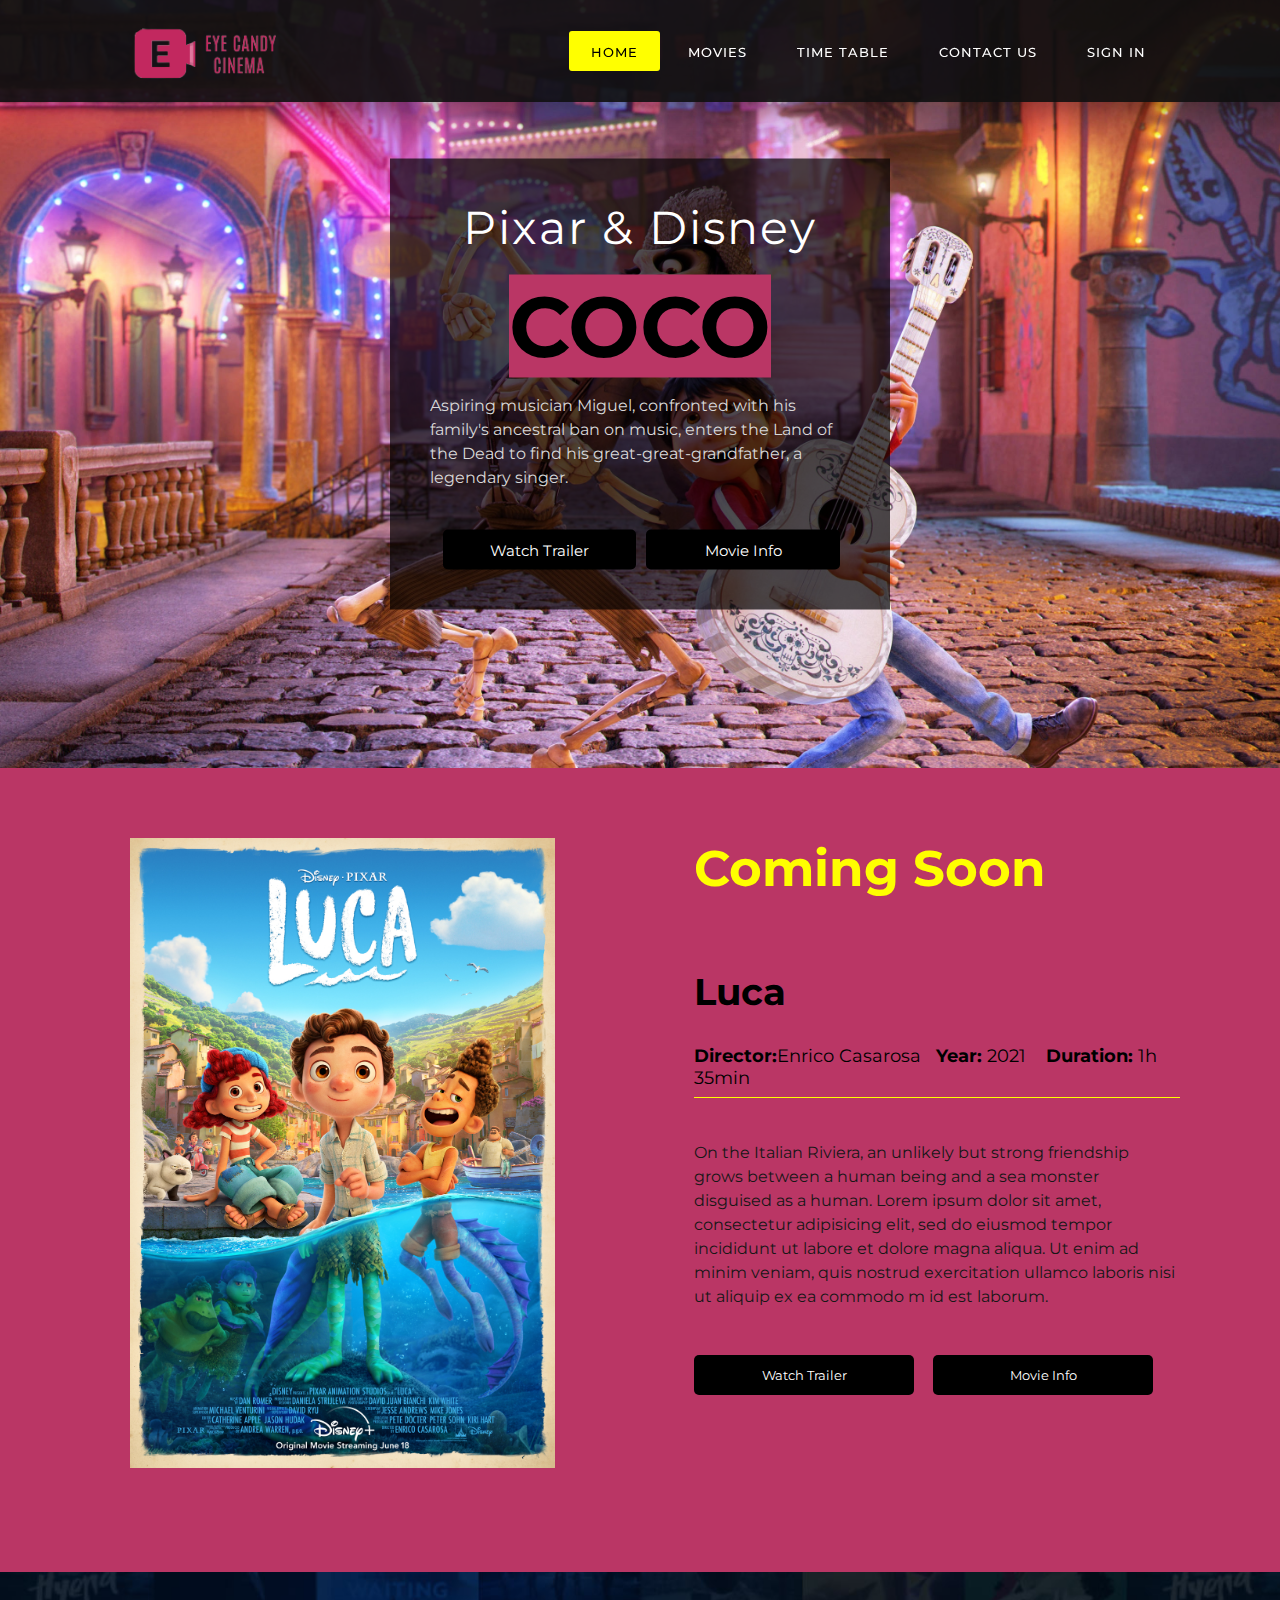
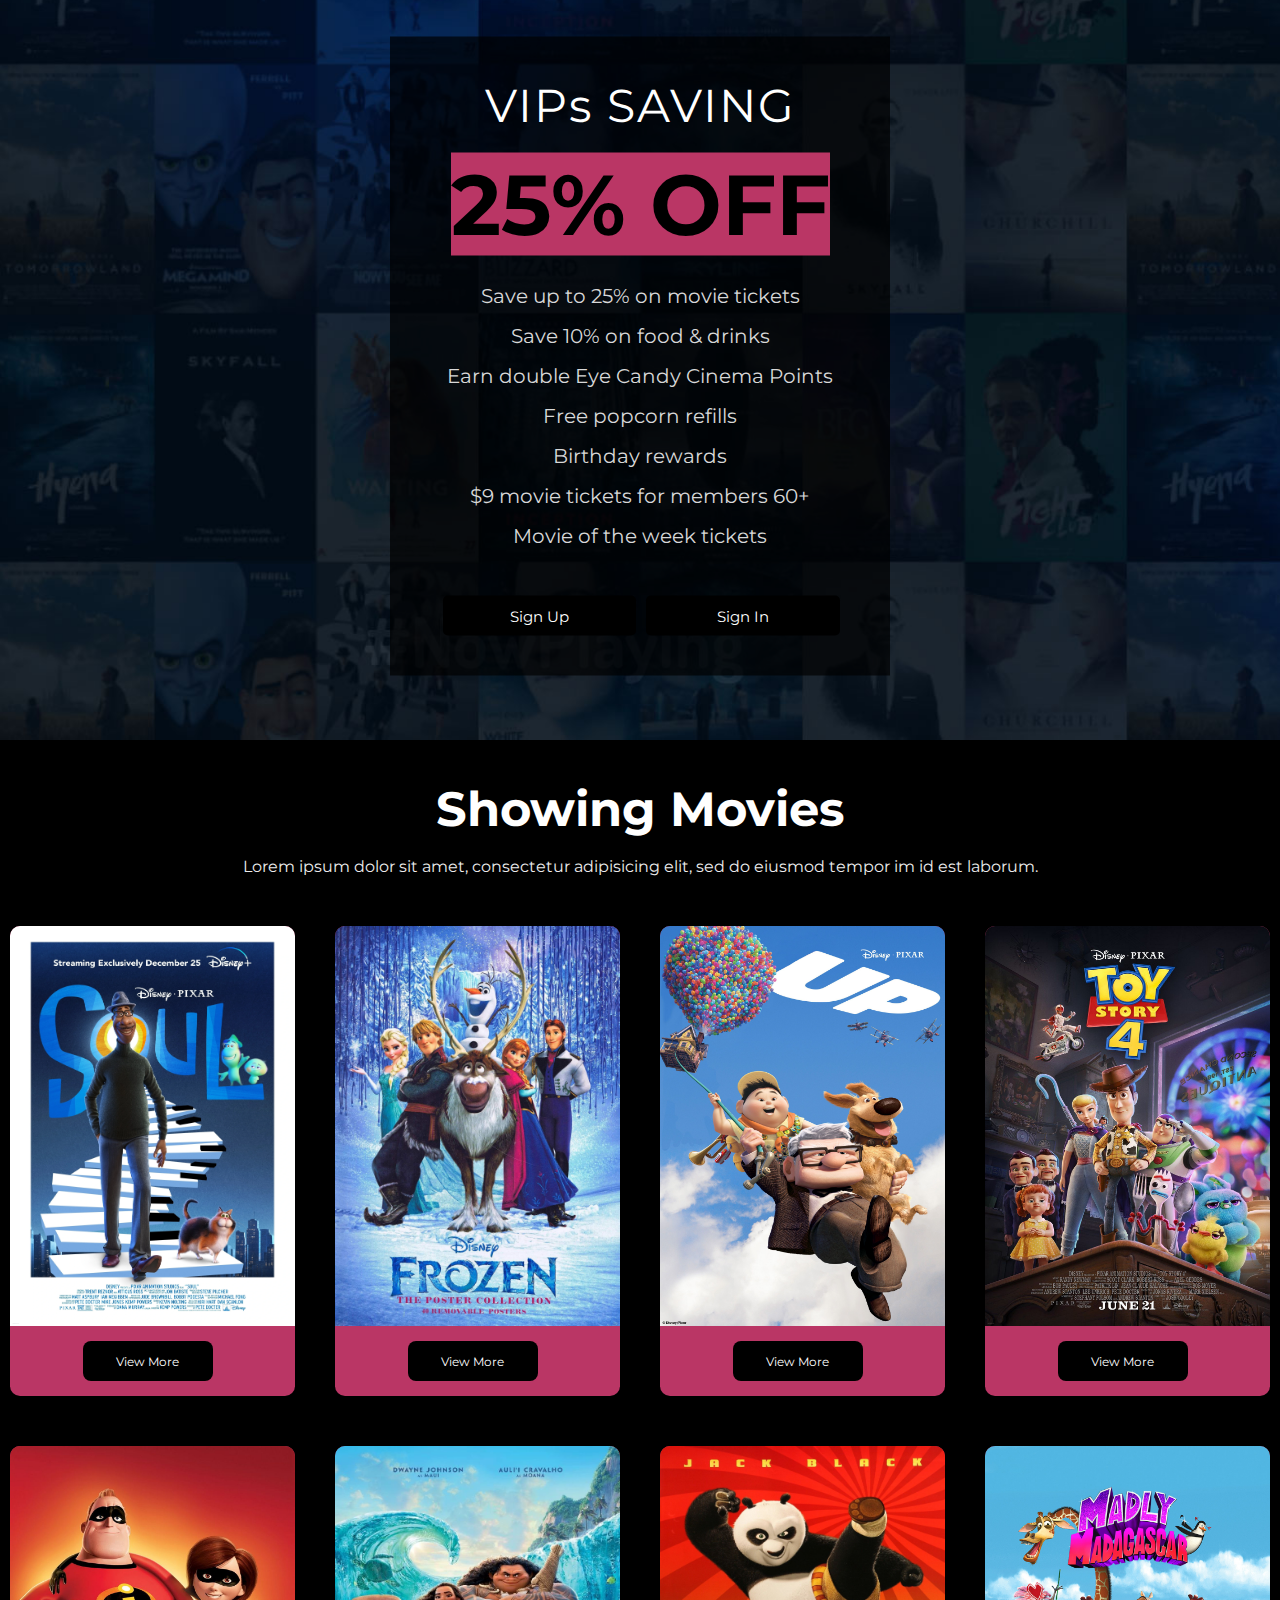
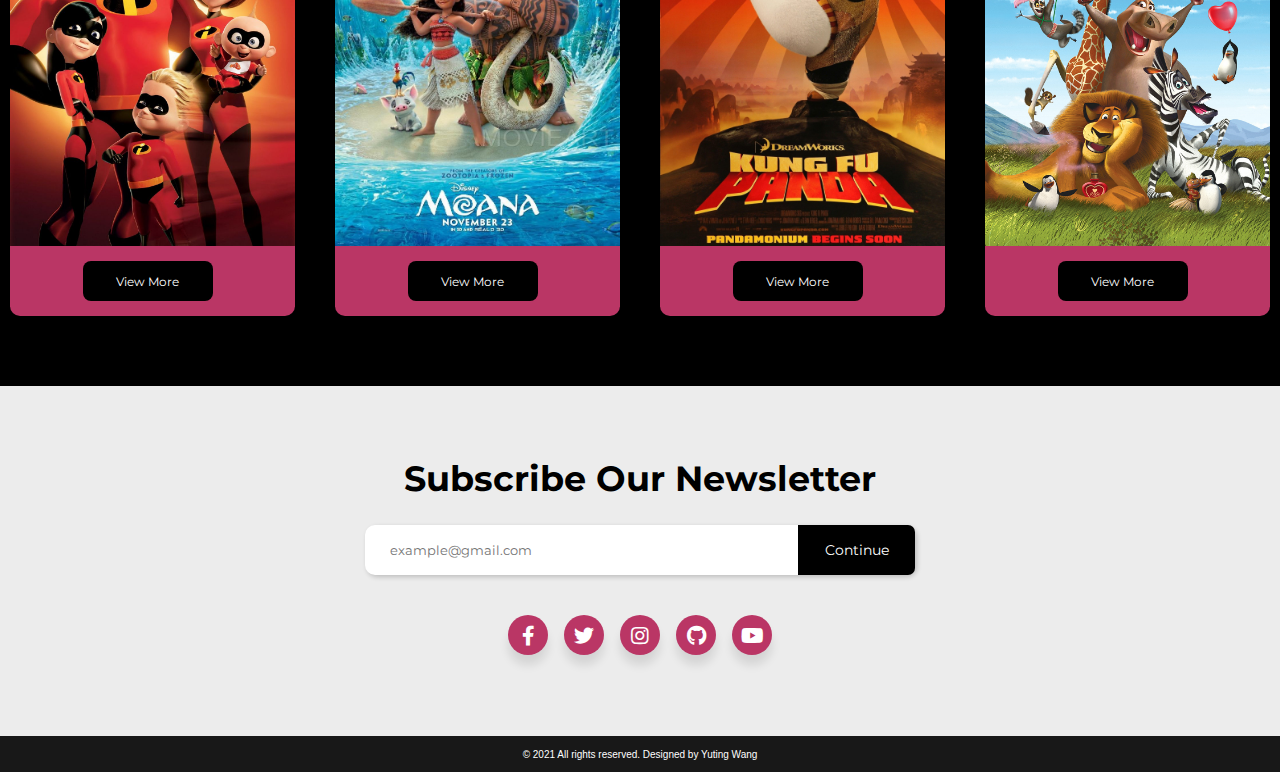
<file: Yuting-Wang/index.html>
<!DOCTYPE html>
<html lang="en">
<head>
  <meta charset="utf-8">
  <meta name= "viewport" content= "width= decive-width, initial-scale =1.0">
  <title> Eye Candy Cinema</title>
  <link rel="stylesheet" href="style.css">
  <link rel="stylesheet" href="https://cdnjs.cloudflare.com/ajax/libs/font-awesome/5.15.3/css/all.min.css"/>

</head>

<body>
    <section class="main">
      <nav>
      <a href="index.html" class ="logo">
          <img src="images/logo1.png" alt="" />
        </a>
        <input class="menu-btn" type="checkbox" id="menu-btn">
        <label class="menu-icon" for="menu-btn">
          <span class= "nav-icon"></span>
        </label>

        <ul class="menu">
          <li><a href="index.html" class="active">Home</a></li>
          <li><a href="movies.html" >Movies</a></li>
          <li><a href="timetable.html" >Time table</a></li>
          <li><a href="contact.html" >Contact Us</a></li>
          <li><a href="sign-in.html" >Sign In</a></li>
        </ul>
      </nav>
      <div class= "main-heading">
        <h1>Pixar & Disney</h1><br>
          <span> COCO</span>
        <p class ="details">Aspiring musician Miguel, confronted with his family's ancestral ban on music, enters the Land of the Dead to find his great-great-grandfather, a legendary singer.</p>
        <div class="header-btns">
        <a href="https://www.youtube.com/watch?v=yZ7cBunq8xo" target="_blank" class= "header-btn">Watch Trailer</a>
        <a href="https://www.imdb.com/title/tt2380307/" target="_blank" class= "header-btn">Movie Info</a>
      </div>
    </div>

    </section>

    <section id="about">
      <div class="about-image">
        <img src="images/about.png" height="630px" alt="" />
      </div>

      <div class= "about-text">
        <h3 class= "highlight">Coming Soon</h3>
        <h2>Luca</h2>
        <h4><b>Director:</b>Enrico Casarosa &nbsp;&nbsp;<b>Year:</b> 2021 &nbsp;&nbsp; <b>Duration:</b> 1h 35min </h4>
        <hr style='background-color:yellow; height:1px; border:none;'>
        <br>
        <p>On the Italian Riviera, an unlikely but strong friendship grows between a human being and a sea monster disguised as a human. Lorem ipsum dolor sit amet, consectetur adipisicing elit, sed do eiusmod tempor incididunt ut labore et dolore magna aliqua. Ut enim ad minim veniam, quis nostrud exercitation ullamco laboris nisi ut aliquip ex ea commodo m id est laborum.</p>
      
        <a href="https://www.youtube.com/watch?v=mYfJxlgR2jw" target="_blank"><button>Watch Trailer</button></a>
        <a href="https://www.imdb.com/title/tt12801262/" target="_blank"><button>Movie Info</button></a>

      </div>
   </section>

      <section class="watch">
        <div class= "main-heading">
          <h1>VIPs SAVING</h1><br>
            <span> 25% OFF</span>
          <p class ="details">
            Save up to 25% on movie tickets<br>
            Save 10% on food & drinks<br>
            Earn double Eye Candy Cinema Points<br>
            Free popcorn refills<br>
            Birthday rewards<br>
            $9 movie tickets for members 60+<br>
            Movie of the week tickets</p>
        <div class="header-btns">
          <a href="sign-in.html" target="_blank" class= "header-btn">Sign Up</a>
          <a href="sign-in.html" target="_blank" class= "header-btn">Sign In</a>
        </div>
        </div>

        </section>

        <section id= "movies">
          <div class="m-heading">
            <h1>Showing Movies</h1>
            <br>
            <p>Lorem ipsum dolor sit amet, consectetur adipisicing elit, sed do eiusmod tempor im id est laborum.</p>
        </div>

      <div class="movie-container">
        <div class="movie-box">
          <div class="movie-image">
            <img src="images/slider1.jpg">
            </div>
            <div class="movie-call">
              <a href="movies.html#soul" target="_blank" class= "header-btn">View More</a>
            </div>
          </div>

          <div class="movie-box">
            <div class="movie-image">
              <img src="images/slider2.jpg">
              </div>
              <div class="movie-call">
              <a href="movies.html#frozen" target="_blank" class= "header-btn">View More</a>
              </div>
            </div>

            <div class="movie-box">
              <div class="movie-image">
                <img src="images/slider3.jpg">
                </div>
                <div class="movie-call">
                  <a href="movies.html#up" target="_blank" class= "header-btn">View More</a>
                </div>
              </div>

              <div class="movie-box">
                <div class="movie-image">
                  <img src="images/slider4.jpg">
                  </div>
                  <div class="movie-call">
                    <a href="movies.html" target="_blank" class= "header-btn">View More</a>
                  </div>
                </div>

        </div>
        <div class="movie-container">
          <div class="movie-box">
            <div class="movie-image">
              <img src="images/mv-item2.jpg">
              </div>
              <div class="movie-call">
                <a href="movies.html#incredible" target="_blank" class= "header-btn">View More</a>
              </div>
            </div>

            <div class="movie-box">
              <div class="movie-image">
                <img src="images/mv-item3.jpg">
                </div>
                <div class="movie-call">
                  <a href="movies.html#moana" target="_blank" class= "header-btn">View More</a>
                </div>
              </div>

              <div class="movie-box">
                <div class="movie-image">
                  <img src="images/mv-item4.jpg">
                  </div>
                  <div class="movie-call">
                    <a href="movies.html#kungfu" target="_blank" class= "header-btn">View More</a>
                  </div>
                </div>

                <div class="movie-box">
                  <div class="movie-image">
                    <img src="images/mv-item5.jpg">
                    </div>
                    <div class="movie-call">
                  <a href="movies.html#madly" target="_blank" class= "header-btn">View More</a>
                    </div>
                  </div>
          </div>
      </section>

      <section id= "subscribe">
        <h3>Subscribe Our Newsletter</h3>
        <div class="subscribe-input">
          <input type="email" placeholder="example@gmail.com">
          <a href="#">Continue</a>
        </div>

        <div class="wrapper">
         <div class="icon facebook">
            <div class="tooltip">
               Facebook
            </div>
            <span><i class="fab fa-facebook-f"></i></span>
         </div>
         <div class="icon twitter">
            <div class="tooltip">
               Twitter
            </div>
            <span><i class="fab fa-twitter"></i></span>
         </div>
         <div class="icon instagram">
            <div class="tooltip">
               Instagram
            </div>
            <span><i class="fab fa-instagram"></i></span>
         </div>
         <div class="icon github">
            <div class="tooltip">
               Github
            </div>
            <span><i class="fab fa-github"></i></span>
         </div>
         <div class="icon youtube">
            <div class="tooltip">
               YouTube
            </div>
            <span><i class="fab fa-youtube"></i></span>
         </div>
      </div>
   </section>

   <div class="copy">
    <div class="design">© 2021 All rights reserved. Designed by Yuting Wang </div>
</div>
 
</body>
</html>
</file>
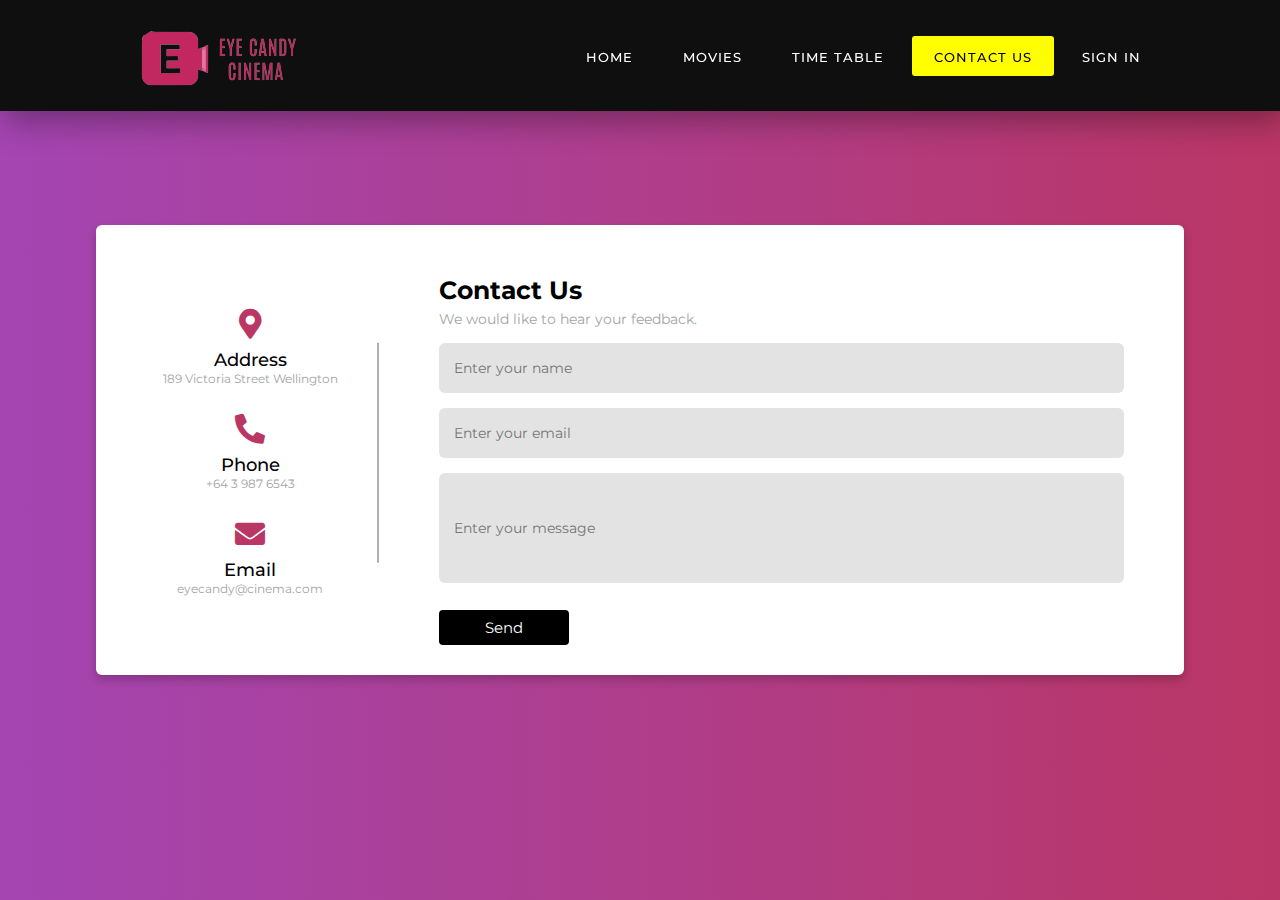
<file: Yuting-Wang/contact.html>
<!DOCTYPE html>
<html lang="en" dir="ltr">
   <head>
      <meta charset="utf-8">
      <title>Eye Candy Cinema</title>
      <link rel="stylesheet" href="contact.css">
      <link rel="stylesheet" href="https://cdnjs.cloudflare.com/ajax/libs/font-awesome/5.15.2/css/all.min.css"/>
      <meta name="viewport" content="width=device-width, initial-scale=1.0">

   </head>

   <body>
     <section class="main">
       <nav>
       <a href="index.html" class ="logo">
           <img src="images/logo1.png" alt="" />
         </a>
         <input class="menu-btn" type="checkbox" id="menu-btn">
         <label class="menu-icon" for="menu-btn">
           <span class= "nav-icon"></span>
         </label>

         <ul class="menu">
           <li><a href="index.html" style="text-decoration: none" >Home</a></li>
           <li><a href="movies.html"  style="text-decoration: none">Movies</a></li>
           <li><a href="timetable.html"  style="text-decoration: none">Time table</a></li>
           <li><a href="contact.html"  class="active" style="text-decoration: none">Contact Us</a></li>
           <li><a href="sign-in.html" style="text-decoration: none" >Sign In</a></li>
         </ul>
       </nav>
       </section>

       <div class="container">
    <div class="content">
      <div class="left-side">
        <div class="address details">
          <i class="fas fa-map-marker-alt"></i>
          <div class="topic">Address</div>
          <div class="text-one">189 Victoria Street Wellington</div>
        <!--  <div class="text-two">Te aro Wellington</div>-->
        </div>
        <div class="phone details">
          <i class="fas fa-phone-alt"></i>
          <div class="topic">Phone</div>
          <div class="text-one">+64 3 987 6543</div>
        <!--  <div class="text-two">+64 4 321 9876</div>-->
        </div>
        <div class="email details">
          <i class="fas fa-envelope"></i>
          <div class="topic">Email</div>
          <div class="text-one">eyecandy@cinema.com</div>
          <!--<div class="text-two">info.codinglab@gmail.com</div>-->
        </div>
      </div>
      <div class="right-side">
        <div class="topic-text">Contact Us</div>
        <p>We would like to hear your feedback.</p>
      <form action="#">
        <div class="input-box">
          <input type="text" placeholder="Enter your name">
        </div>
        <div class="input-box">
          <input type="text" placeholder="Enter your email">
        </div>
        <div class="input-box message-box">
          <input type="text" placeholder="Enter your message">
        </div>
        <div class="button">
          <a href="thanks.html">
          <input type="button" value="Send" >
        </a>
        </div>
      </form>
    </div>
    </div>
  </div>
</body>
</html>



</body>
</html>
</file>
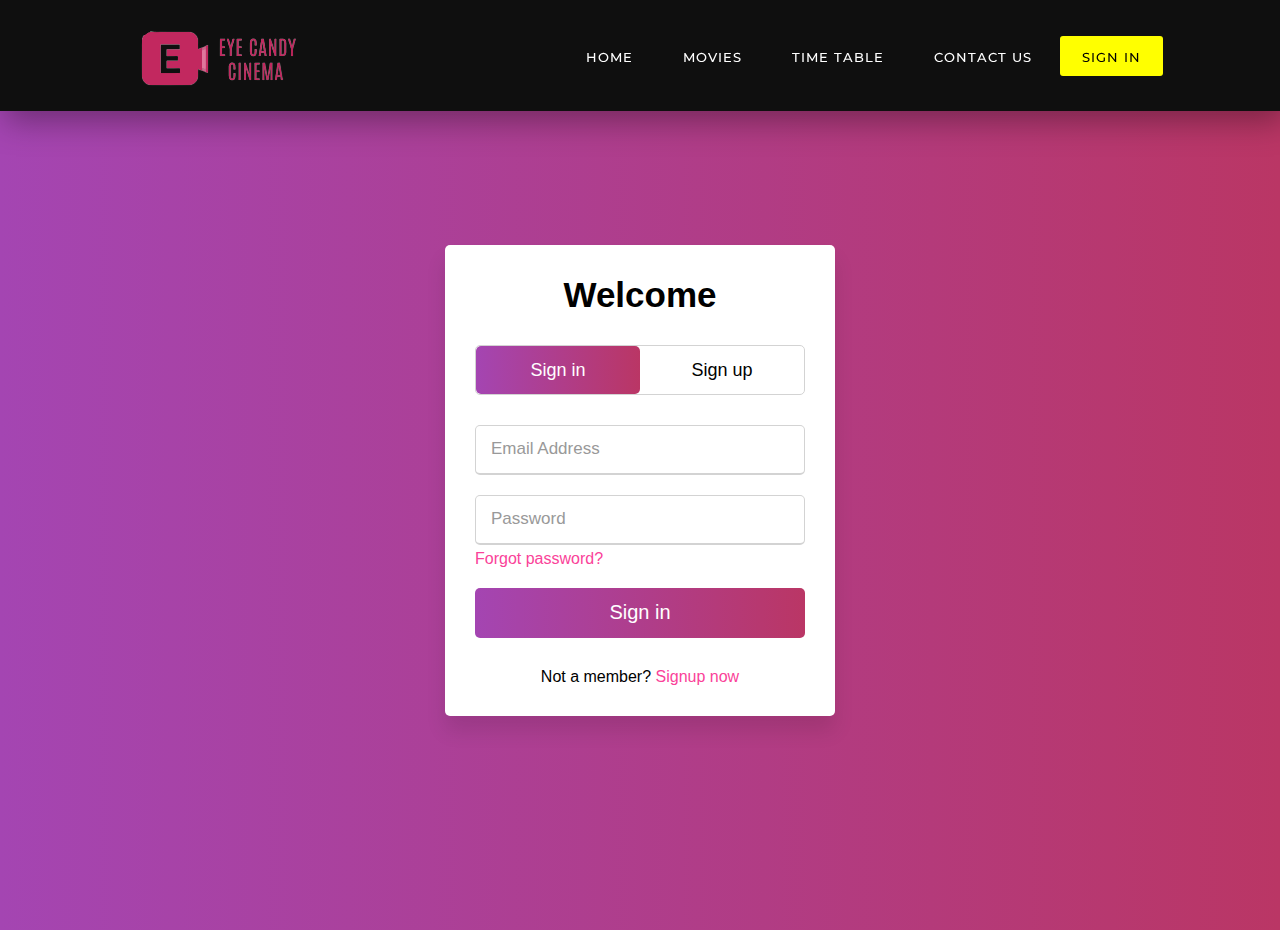
<file: Yuting-Wang/sign-in.html>
<!DOCTYPE html>
<html lang="en" dir="ltr">
   <head>
      <meta charset="utf-8">
      <title>Eye Candy Cinema</title>
      <link rel="stylesheet" href="sign-in.css">
      <meta name="viewport" content="width=device-width, initial-scale=1.0">
   </head>
   <body>
     <section class="main">
       <nav>
       <a href="index.html" class ="logo">
           <img src="images/logo1.png" alt="" />
         </a>
         <input class="menu-btn" type="checkbox" id="menu-btn">
         <label class="menu-icon" for="menu-btn">
           <span class= "nav-icon"></span>
         </label>

         <ul class="menu">
           <li><a href="index.html" style="text-decoration: none" >Home</a></li>
           <li><a href="movies.html"  style="text-decoration: none">Movies</a></li>
           <li><a href="timetable.html"  style="text-decoration: none">Time table</a></li>
           <li><a href="contact.html"  style="text-decoration: none">Contact Us</a></li>
           <li><a href="sign-in.html"class="active"  style="text-decoration: none" >Sign In</a></li>
         </ul>
       </nav>

      <div class="wrapper">
         <div class="title-text">
            <div class="title login">
               Welcome
            </div>
            <div class="title signup">
               Join Us
            </div>
         </div>
         <div class="form-container">
            <div class="slide-controls">
               <input type="radio" name="slide" id="login" checked>
               <input type="radio" name="slide" id="signup">
               <label for="login" class="slide login">Sign in</label>
               <label for="signup" class="slide signup">Sign up</label>
               <div class="slider-tab"></div>
            </div>
            <div class="form-inner">
               <form action="#" class="login">
                  <div class="field">
                     <input type="text" placeholder="Email Address" required>
                  </div>
                  <div class="field">
                     <input type="password" placeholder="Password" required>
                  </div>
                  <div class="pass-link">
                     <a href="#">Forgot password?</a>
                  </div>
                  <div class="field btn">
                     <div class="btn-layer"></div>
                     <input type="submit" value="Sign in">
                  </div>
                  <div class="signup-link">
                     Not a member? <a href="">Signup now</a>
                  </div>
               </form>
               <form action="#" class="signup">
                  <div class="field">
                     <input type="text" placeholder="Email Address" required>
                  </div>
                  <div class="field">
                     <input type="password" placeholder="Password" required>
                  </div>
                  <div class="field">
                     <input type="password" placeholder="Confirm password" required>
                  </div>
                  <div class="field btn">
                     <div class="btn-layer"></div>
                     <input type="submit" value="Sign up">
                  </div>
               </form>
            </div>
         </div>
      </div>


      <script>
         const loginText = document.querySelector(".title-text .login");
         const loginForm = document.querySelector("form.login");
         const loginBtn = document.querySelector("label.login");
         const signupBtn = document.querySelector("label.signup");
         const signupLink = document.querySelector("form .signup-link a");
         signupBtn.onclick = (()=>{
           loginForm.style.marginLeft = "-50%";
           loginText.style.marginLeft = "-50%";
         });
         loginBtn.onclick = (()=>{
           loginForm.style.marginLeft = "0%";
           loginText.style.marginLeft = "0%";
         });
         signupLink.onclick = (()=>{
           signupBtn.click();
           return false;
         });
      </script>



   </body>
</html>
</file>
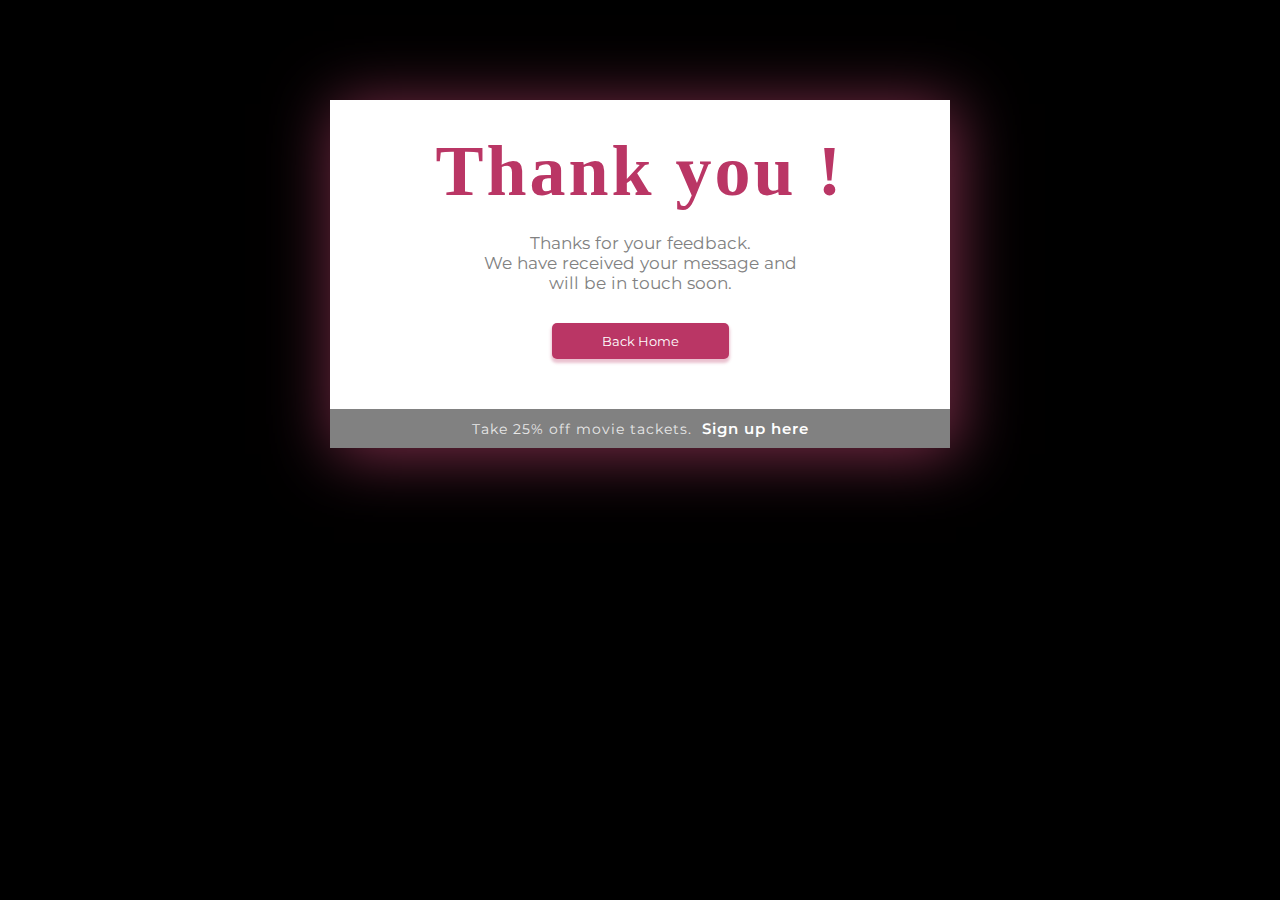
<file: Yuting-Wang/thanks.html>
<!DOCTYPE html>
<html lang="en">
<head>
  <meta charset="utf-8">
  <meta name= "viewport" content= "width= decive-width, initial-scale =1.0">
  <title> Eye Candy Cinema</title>
  <link rel="stylesheet" href="thanks.css">
  <link rel="stylesheet" href="https://cdnjs.cloudflare.com/ajax/libs/font-awesome/5.15.3/css/all.min.css"/>

</head>

<body>
  <section id="thanks">
<div class=content>
  <div class="wrapper-1">
    <div class="wrapper-2">
      <h1>Thank you !</h1>
      <p>Thanks for your feedback. </p>
      <p>We have received your message and </p>
      <p>will be in touch soon. </p>

      <a href="index.html">
      <button class="go-home">
      Back Home
      </button>
      </a>
      
    </div>
    <div class="footer-like">
      <p>Take 25% off movie tackets.&nbsp
       <a href="sign-in.html">Sign up here</a>
      </p>
    </div>
    </section>





</body>

</html>
</file>
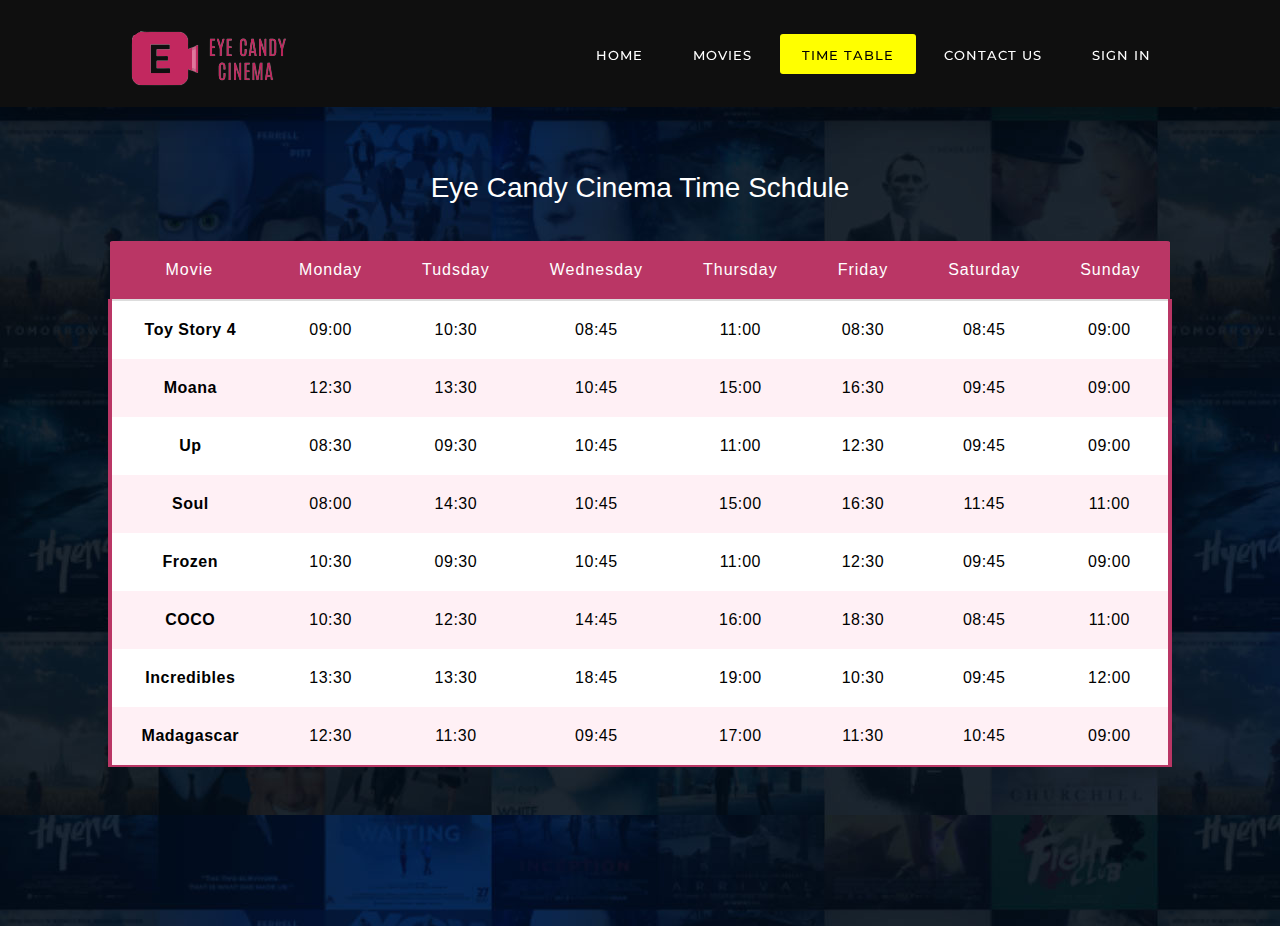
<file: Yuting-Wang/timetable.html>
<!<!DOCTYPE html>
<html lang="en">
<head>
  <meta charset="utf-8">
  <meta name= "viewport" content= "width= decive-width, initial-scale =1.0">
  <title> Eye Candy Cinema</title>
  <link rel="stylesheet" href="timetable.css">

  <meta name="viewport" content="width=device-width, initial-scale=1.0">
</head>

<body>
  <section class="main">
    <nav>
    <a href="index.html" class ="logo">
        <img src="images/logo1.png" alt="" />
      </a>
      <input class="menu-btn" type="checkbox" id="menu-btn">
      <label class="menu-icon" for="menu-btn">
        <span class= "nav-icon"></span>
      </label>

      <ul class="menu">
        <li><a href="index.html" style="text-decoration: none" >Home</a></li>
        <li><a href="movies.html"  style="text-decoration: none">Movies</a></li>
        <li><a href="timetable.html" class="active" style="text-decoration: none">Time table</a></li>
        <li><a href="contact.html"  style="text-decoration: none">Contact Us</a></li>
        <li><a href="sign-in.html"  style="text-decoration: none" >Sign In</a></li>
      </ul>
    </nav>
    </section>

    <div class= "about-text">
    <h1> Eye Candy Cinema Time Schdule</h1>
    <!--<p>Lorem ipsum dolor sit amet, consectetur adipisicing elit, sed do eiusmod tempor laboris nisi ut aliqui est laborum.</p>-->
    </div>

<table class="content-table">
  <thead>
    <tr>
      <th>Movie</th>
      <th>Monday</th>
      <th>Tudsday</th>
      <th>Wednesday</th>
      <th>Thursday</th>
      <th>Friday</th>
      <th>Saturday</th>
      <th>Sunday</th>
    </tr>
  </thead>
  <tbody>
    <tr>
      <td><b>Toy Story 4</b></td>
      <td>09:00</td>
      <td>10:30</td>
      <td>08:45</td>
      <td>11:00</td>
      <td>08:30</td>
      <td>08:45</td>
      <td>09:00</td>
    </tr>
    <tr>
      <td><b>Moana</b></td>
      <td>12:30</td>
      <td>13:30</td>
      <td>10:45</td>
      <td>15:00</td>
      <td>16:30</td>
      <td>09:45</td>
      <td>09:00</td>
    </tr>
    <tr>
      <td><b>Up</b></td>
      <td>08:30</td>
      <td>09:30</td>
      <td>10:45</td>
      <td>11:00</td>
      <td>12:30</td>
      <td>09:45</td>
      <td>09:00</td>
    </tr>
    <tr>
      <td><b>Soul</b></td>
      <td>08:00</td>
      <td>14:30</td>
      <td>10:45</td>
      <td>15:00</td>
      <td>16:30</td>
      <td>11:45</td>
      <td>11:00</td>
    </tr>
    <tr>
      <td><b>Frozen</b></td>
      <td>10:30</td>
      <td>09:30</td>
      <td>10:45</td>
      <td>11:00</td>
      <td>12:30</td>
      <td>09:45</td>
      <td>09:00</td>
    </tr>
    <tr>
      <td><b>COCO</b></td>
      <td>10:30</td>
      <td>12:30</td>
      <td>14:45</td>
      <td>16:00</td>
      <td>18:30</td>
      <td>08:45</td>
      <td>11:00</td>
    </tr>
    <tr>
      <td><b>Incredibles</b></td>
      <td>13:30</td>
      <td>13:30</td>
      <td>18:45</td>
      <td>19:00</td>
      <td>10:30</td>
      <td>09:45</td>
      <td>12:00</td>
    </tr>
    <tr>
      <td><b>Madagascar<b/></td>
      <td>12:30</td>
      <td>11:30</td>
      <td>09:45</td>
      <td>17:00</td>
      <td>11:30</td>
      <td>10:45</td>
      <td>09:00</td>
    </tr>
  </tbody>
</table>

</body>
</html>
</file>
<file: Yuting-Wang/style.css>
@import url('https://fonts.googleapis.com/css2?family=Montserrat:wght@300;400;500;600&display=swap');

*{
  font-family: 'Montserrat', sans-serif;
  box-sizing: border-box;
}
body{
  margin:0;
  padding:0;
  background-color: #000;
}
u{
  list-style: none;
}
a{
  text-decoration: none;
}
button{
  outline: none;
  border:none;
}
input{
  outline: none;
  border:none;
}
.logo img{
  width: 200px;
 

}
.main{
  width: 100%;
  height:768px;
  position: relative;
  background-repeat: no-repeat;
  background-size: cover;
  background-image: url(images/watch.jpeg);
}


.main-heading{
  font-family: 'Montserrat';
  width: 500px;
  position: absolute;
  padding:40px;
  left:50%;
  top:50%;
  text-align: center;
  transform: translate(-50%, -50%);
  background-color: #000000b0;
  box-shadow: 5px 10px 30px rgba(0,0,0,0,4);
}
.main-heading span{
  color:#000;
  background-color: #BA3665;
  font-size: 85px;
  font-weight:bolder;
}
.main-heading .details{
  color:#d8d8d8;
  font-size:12pt;
  line-height:1.5;
  letter-spacing: 0.5;
  word-spacing: 1;
  text-align: left;
}
.main-heading h1{
  font-family: 'Montserrat';
  font-size:46px;
  font-weight: normal;
  margin:0px;
  letter-spacing: 2px;
  color:#fff;
}
.header-btns{
  display: flex;
  margin-top: 40px;
  margin-left: 3%;
}
.header-btn{
  width: 200px;
  height: 40px;
  display: flex;
  justify-content: center;
  align-items: center;
  background-color: #000;
  box-shadow: 5px 10px 30px rgba(0,0,0,0,4);
  border-radius: 5px;
  color:#fff;
  font-size: 15px;
  margin-right: 10px;
}

.header-btn:hover{
  background-color: yellow;
  color: #000;
  transition: all ease 0.3s;
  font-weight: bold;
}
nav{
	display: flex;
	justify-content: space-around;
	align-items: center;
	box-shadow: 5px 10px 30px rgba(0, 0, 0, 0.336);
	position: fixed;
	left: 0;
	top: 0;
	width:100%;
	z-index: 1;
	background-color: #0f0f0fec;
  
}
nav ul{
	display: flex;
  text-underline-position: none;
  list-style-type: none;
}


.active{
    background-color: yellow;
    color:#000;
	/* box-shadow: 2px 2px 4px rgba(186, 54, 101, 0.5); */
	transition: all ease 0.2s;
}
.active:hover{
    background-color: yellow;
    color:#000;
	/* box-shadow: 2px 2px 4px rgba(186, 54, 101, 0.5); */
	transition: all ease 0.2s;
}

nav ul li a{
    font-family: 'Montserrat';
	height:40px;
	line-height: 43px;
	margin: 3px;
	padding: 0px 22px;
	display: flex;
	font-size: 0.8rem;
	text-transform: uppercase;
	font-weight: 500;
	color:#ffffff;
    letter-spacing: 1px;
    border-radius: 3px;
    transition: 0.2s ease-in-out;
   
}
nav ul li a:hover{
    color:#BA3665;
	transition: all ease 0.2s;
}
nav .menu-btn,
.menu-icon{
		display:none;
	}
/******HEADER AREA COMPLETE******/
/******Abuot********/
#about{
  width:100%;
  height:100%;
  background-color: #BA3665;
  box-sizing: border-box;
  display: flex;
  justify-content: space-between;
  padding: 100px;
  position: relative;
}
.about-image{
  margin-left: 30px;
  margin-top: -30px;
}

.about-text{
  width: 45%;
  color:#fff;
  margin-top: 50px;
  margin-right: 0px;
}
.about-text h3{
  font-size:50px;
  letter-spacing: 0;
  color:yellow;
  font-weight: bolder;
  margin-top: -80px;


}
.about-text h2{
  font-size: 2.3rem;
  color:#000;
  font-weight: bolder;
  margin-top:-30px;
  padding-top: 50px;
}
.about-text h4{
  font-size: 18px;
  color:#000;
  font-weight: normal;
  margin: 0;
  padding: 0;
}
.about-text p{
  font: 1.2rem;
  color:#171717;
  line-height: 1.5;
  letter-spacing: 0.5;
  word-spacing: 1;
}
.about-text button{
  width: 220px;
  height: 40px;
  letter-spacing: 1;
  border-radius: 5px;
  color: #fff;
  background-color: #000;
  margin-top: 30px;
  margin-right: 15px;
}
.about-text button:hover{
  background-color: yellow;
  transition: all ease 0.2s;
  color: #000;
  font-weight: bolder;
  box-shadow: 5px 5px 5px rgba(0, 0, 0, 0.35);
}
/**.about-image{
  width:50%;
}
.about-image img{
  width: 500px;
}**/
/******About Complete******/

/*****WATCH*******/
.watch{
  width: 100%;
  height:768px;
  position: relative;
  background-repeat: no-repeat;
  background-size:cover;
  background-image: url(images/slider-bg.jpg);
  text-align: center;
}

.watch .main-heading{
  width: 500px;
  padding:40px;
  left:50%;
  top:50%;
}
.watch .details{
  line-height: 2;
  text-align: center;
  font-size: 20px;
}



/******MOVIES SECTION********/
#movies{
  width: 100%;
  height: auto;
  box-sizing: border-box;
  display: flex;
  flex-direction: column;
  align-items: center;
  justify-content: center;
  margin: 0;
  padding-bottom: 70px;
}
.m-heading{
  text-align: center;
  padding-top: 40px;

}
.m-heading h1{
  color:#fff;
  font-size: 3rem;
  margin: 0;
  padding:0;

}
.m-heading p{
  color:rgb(236, 236, 236);
  font-size: 1rem;
  margin: 0;
  padding: 0;
}
.movie-container{
  display: flex;
  justify-content: center;
  align-items: center;
  padding-top: 40px;
}
.movie-box{
  background-color: #BA3665;
  width: 285px;
  height: 470px;
  margin: 10px 20px 0px 20px;
  border-radius: 10px ;
  overflow: hidden;
  box-shadow: 2px 2px 12px rgba(0, 0, 0, 0, 4);
  position: relative;
}
.movie-box:hover{
  transform:  translateY(-10px);
  transition: all ease 0.5s;
}
.movie-image{
  width: 100%;
  height: 85%;
}
.movie-image img{
  width: 100%;
  height: 100%;
}
.movie-call{
  width: 100%;
  height: 13%;
  background-color: #BA3665;
  display: flex;
  justify-content: center;
  align-items: center;
  flex-direction: column;
}
.movie-call .header-btn{
  font-size: 12px;
  border-radius: 8px;
  width: 130px;
  margin-bottom: -10px;
  border-color: white;
}
.movie-call .header-btn:hover{
  background-color: yellow
}
/******SUBSCRIBE*********/
#subscribe{
  height: 350px;
  background-color: #ECECEC;
  display: flex;
  justify-content: center;
  align-items: center;
  flex-direction: column;
  padding: 30px 10px;
}
#subscribe h3{
  font-size: 35px;
  font-weight: bolder;
  margin-top: -10px;
  color: #000;
}
.subscribe-input{
  width: 550px;
  height:50px;
  background-color: #fff;
  display: flex;
  justify-content: center;
  border-radius: 10px;
  box-shadow: 2px 2px 5px  rgba(0, 0, 0, 0.2);
  margin-top:-10px;
}
.subscribe-input input{
  width: 100%;
  background-color: transparent;
  padding-left: 25px;
  text-align: left;
  color: #000;
}
.subscribe-input a{
  width: 150px;
  height:50px;
  background-color: #000000;
  color:#fff;
  display: flex;
  font-size: 14px;
  justify-content: center;
  align-items: center;
  border-radius: 0 7px 7px 0;
  font-weight: normal;
}

.subscribe-input a:hover{
  background-color: #BA3665;
  color:rgb(255, 255, 255);
 
}

.wrapper{
  display: inline-flex;
}
.wrapper .icon{
  margin: 40px 8px 0 8px;
  text-align: center;
  cursor: pointer;
  display: flex;
  align-items: center;
  justify-content: center;
  flex-direction: column;
  position: relative;
  z-index: 2;
  transition: 0.4s cubic-bezier(0.68, -0.55, 0.265, 1.55);
}
.wrapper .icon span{
  display: block;
  height: 40px;
  width: 40px;
  background: #ba3665;
  color:#fff;
  border-radius: 50%;
  position: relative;
  z-index: 2;
  box-shadow: 0px 10px 10px rgba(0,0,0,0.1);
  transition: 0.4s cubic-bezier(0.68, -0.55, 0.265, 1.55);
}
.wrapper .icon span i{
  line-height: 42px;
  font-size: 20px;
}
.wrapper .icon .tooltip{
  position: absolute;
  top: 0;
  z-index: 1;
  background: #fff;
  color: #fff;
  padding: 10px 18px;
  font-size: 12px;
  font-weight: 500;
  border-radius: 25px;
  opacity: 0;
  pointer-events: none;
  box-shadow: 0px 10px 10px rgba(0,0,0,0.1);
  transition: 0.4s cubic-bezier(0.68, -0.55, 0.265, 1.55);
}
/**.wrapper .icon:hover .tooltip{
  top: -70px;
  opacity: 1;
  pointer-events: auto;
}
.icon .tooltip:before{
  position: absolute;
  content: "";
  height: 15px;
  width: 15px;
  background: #fff;
  left: 50%;
  bottom: -6px;
  transform: translateX(-50%) rotate(45deg);
  transition: 0.4s cubic-bezier(0.68, -0.55, 0.265, 1.55);
}**/
.wrapper .icon:hover span{
  color: #fff;
}
.wrapper .icon:hover span,
.wrapper .icon:hover .tooltip{
  text-shadow: 0px -1px 0px rgba(0,0,0,0.4);
}
.wrapper .facebook:hover span,
.wrapper .facebook:hover .tooltip,
.wrapper .facebook:hover .tooltip:before{
  background: #3B5999;
}
.wrapper .twitter:hover span,
.wrapper .twitter:hover .tooltip,
.wrapper .twitter:hover .tooltip:before{
  background: #46C1F6;
}
.wrapper .instagram:hover span,
.wrapper .instagram:hover .tooltip,
.wrapper .instagram:hover .tooltip:before{
  background: #5E30E1;
}
.wrapper .github:hover span,
.wrapper .github:hover .tooltip,
.wrapper .github:hover .tooltip:before{
  background: #333;
}
.wrapper .youtube:hover span,
.wrapper .youtube:hover .tooltip,
.wrapper .youtube:hover .tooltip:before{
  background: #DE463B;
}

.copy{
  margin:0;
  height: 36px;
  width: 100%;
  background-color:#181818;
  display: flex;
  justify-content: center;
  align-items: center;
}

.copy .design{
font-size: 10px;
font-family: Verdana, Geneva, Tahoma, sans-serif;
color: white;
}


/******RESPONSIVE*******/
@media(max-width:1190px){
  .main{
    background-size: 1150px;
  }
  .main-heading{
    left:50%;
      top:50%;
      transform: translate(-50%, -50%);
      text-align: center;
  }
  .about-image img{
    height: 400px;
  }
  #movies{
    height:auto;
  }
  .movie-container{
    flex-wrap: wrap;
  }
  .movie-image img{
    object-fit: cover;
  }
}
  
  @media(max-width:970px){
    .main-heading{
      left:50%;
      top:50%;
      transform: translate(-50%, -50%);
      text-align: center;
    }
    #about {
      height: 400px;
      margin:0;
      /* padding:5rem 0rem; */
      display: flex;
      justify-content: center;
    }
   
  }

  @media(max-width:600px){
    .main-heading{
      margin:0;
      padding: 20px 20px;
      position: absolute;
      width:70%;
      left:50%;
      top:50%;
      transform: translate(-50%, -50%);
      text-align: center;
    }
    .main-heading h1{
      font-size: 35px;
    }
    .main-heading span{
      font-size: 65px;
    }
    .main-heading .details{
      font-size: 11px;
      text-align: center;
      line-height: 1.3rem;;
      padding: 1rem 0.9rem;
      color:rgb(202, 202, 202);
    }

    .main-heading .header-btns{
      position: relative;
      margin-top: 0px;
      display: flex;
      flex-direction: column;
      gap:10px;
      margin-bottom: 20px;
      margin-left: 40px;
    }
    .main-heading .header-btns .header-btn{
      padding:20px 50px;
      width: 100%;
      height: 35px;
      font-size: 11px;
      background-color: #000000;
      box-shadow: 5px 10px 30px rgba(0,0,0,0,4);
      border-radius: 5px;
      color:rgb(255, 255, 255);
      margin-left: -23px;
    }

    #about {
      width: 100%;
      margin: 0;
      position: relative;
      height: 100%;
      padding: 100px 20px 20px 20px;
      display: flex;
      flex-direction: column;
      justify-content: center;
      align-items: center;
      text-align: center;
    }
    
    .about-text{
      width: 100%;
      color:#fff;
      padding-bottom: 20px;
    }
    .about-text h3{
      margin: 0%;
      font-size:25px;
      letter-spacing: 0;
      color:yellow;
      font-weight: bolder;
      padding:0;
      
    }
    .about-text h2{
      font-size: 2.3rem;
      color:#000;
      font-weight: bolder;
      margin-top:-30px;
      padding-top: 50px;
    }
    .about-text h4{
      font-size: 14px;
      color:#000;
      font-weight: normal;
      margin: 0;
      padding: 0 10px;
    }
    .about-text p{
      font-size: 11px;
      color:#171717;
      line-height: 1.5;
      letter-spacing: 0.5;
      word-spacing: 1;
      padding:0 20px;
    }
   
    .about-text button{
      width: 220px;
      height: 40px;
      letter-spacing: 1;
      border-radius: 5px;
      color: #fff;
      background-color: #000;
      font-size: 12px;
    }
    
    .watch .main-heading .header-btns{
      width: 65%;
      display: flex;
      justify-content: center;
      align-items: center;
      margin-left: 80px;
    }

    .watch .main-heading .header-btns .header-btn{
      background-color: #ba3665;
      font-size: 12px;
    }

    #subscribe{
      width: 100%;
      margin: 0;
      padding:10px;
    }

    #subscribe h3{
      font-size: 23px;
    }

    #subscribe .subscribe-input{
      width: 89%;
      height: 40px;
    }

    #subscribe .subscribe-input a{
      width: 28%;
      height: 40px;
      font-size: 10px;
    }

    
  }


@media(max-width:1100px){.menu-icon{
    display:block;}
        nav{
            justify-content: space-between;
            height: 65px;
            padding: 0px 30px;
        }
        .logo img{
          width: 100px;
        }
        .header-btns{
          margin-left: 20%;
        }
        .menu{
            display:none;
            position:absolute;
            top:65px;
            left:0px;
            background-color:#000000;
            border-bottom:4px solid #dd003f;
            width:100%;
            padding:0px;
            margin:0px;
        }
        .menu li{
            width:100%;
        }
        nav .menu li a{
            width:100%;
            height:40px;
            justify-content: center;
            align-items: center;
            margin:0px;
            padding: 25px;
            border:1px solid rgba(38,38,38,0.03);
        }
        nav .menu-icon{
            cursor:pointer;
            float:right;
            padding:28px 20px;
            position:relative;
            user-select: none;
        }
        nav .menu-icon .nav-icon{
            background-color:#ffffff;
            display:block;
            height:2px;
            position:relative;
            transition: background 0.2s ease-out;
            width:18px;
        }
        nav .menu-icon .nav-icon:before,
        nav .menu-icon .nav-icon:after{
            background:rgb(255, 255, 255);
            content:'';
            display:block;
            height:100%;
            position:absolute;
            transition:all ease-out 0.2s;
            width:100%;
        }
        nav .menu-icon .nav-icon:before{
            top:5px;
        }
        nav .menu-icon .nav-icon:after{
            top:-5px;
        }
        nav .menu-btn:checked ~ .menu-icon .nav-icon{
            background:transparent;
        }
        nav .menu-btn:checked ~ .menu-icon .nav-icon:before{
            transform: rotate(-45deg);
            top:0;
        }
        nav .menu-btn:checked ~ .menu-icon .nav-icon:after{
            transform: rotate(45deg);
            top:0;
        }
        nav .menu-btn{
            display:none;
        }
        nav .menu-btn:checked ~ .menu{
            display:block;
        }
}
</file>
<file: Yuting-Wang/contact.css>
@import url('https://fonts.googleapis.com/css2?family=Montserrat:wght@300;400;500;600&display=swap');

*{
  margin: 0;
  padding: 0;
  box-sizing: border-box;
  font-family: "Montserrat" , sans-serif;
}
body{
  min-height: 100vh;
  width: 100%;
  background: -webkit-linear-gradient(left, #a445b2, #BA3665);
  display: flex;
  align-items: center;
  justify-content: center;
}

nav{
	display: flex;
	justify-content: space-around;
	align-items: center;
	box-shadow: 5px 10px 30px rgba(0, 0, 0, 0.336);
	position: fixed;
	left: 0;
	top: 0;
	width:100%;
	z-index: 1;
	background-color: #0f0f0f;

}
nav ul{
	display: flex;
  list-style-type: none;
}

.active{
    background-color: yellow;
    color:#000;
	/* box-shadow: 2px 2px 4px rgba(186, 54, 101, 0.5); */
	transition: all ease 0.2s;
}
.active:hover{
    background-color: yellow;
    color:#000;
	/* box-shadow: 2px 2px 4px rgba(186, 54, 101, 0.5); */
	transition: all ease 0.2s;
}

nav ul li a{
    font-family: 'Montserrat';
	height:40px;
	line-height: 43px;
	margin: 3px;
	padding: 0px 22px;
	display: flex;
	font-size: 0.8rem;
	text-transform: uppercase;
	font-weight: 500;
	color:#ffffff;
    letter-spacing: 1px;
    border-radius: 3px;
    transition: 0.2s ease-in-out;
}
nav ul li a:hover{
    color:#BA3665;
	transition: all ease 0.2s;
}
nav .menu-btn,
.menu-icon{
		display:none;
	}

  .container{
    width: 85%;
    background: #fff;
    border-radius: 6px;
    padding: 20px 60px 30px 40px;
    box-shadow: 0 5px 10px rgba(0, 0, 0, 0.2);
  }
  .container .content{
    display: flex;
    align-items: center;
    justify-content: space-between;
  }
  .container .content .left-side{
    width: 25%;
    height: 100%;
    display: flex;
    flex-direction: column;
    align-items: center;
    justify-content: center;
    margin-top: 15px;
    position: relative;
  }
  .content .left-side::before{
    content: '';
    position: absolute;
    height: 70%;
    width: 2px;
    right: -15px;
    top: 50%;
    transform: translateY(-50%);
    background: #afafb6;
  }
  .content .left-side .details{
    margin: 14px;
    text-align: center;
  }
  .content .left-side .details i{
    font-size: 30px;
    color: #ba3665;
    margin-bottom: 10px;
  }
  .content .left-side .details .topic{
    font-size: 18px;
    font-weight: 500;
  }
  .content .left-side .details .text-one,
  .content .left-side .details .text-two{
    font-size: 12px;
    color: #A4A4A4;
  }
  .container .content .right-side{
    width: 75%;
    margin-left: 75px;
  }
  .content .right-side .topic-text{
    font-size: 25px;
    font-weight: bold;
    color: #000;
    margin-top: 30px;
  }
  .content .right-side p{
    font-size: 14px;
    font-weight: normal;
    color: #A4A4A4;
    margin-top: 5px;
  }
  .right-side .input-box{
    height: 50px;
    width: 100%;
    margin: 15px 0;
  }
  .right-side .input-box input,
  .right-side .input-box textarea{
    height: 100%;
    width: 100%;
    border: none;
    outline: none;
    font-size: 14px;
    background: #E3E3E3;
    border-radius: 6px;
    padding: 0 15px;
    resize: none;
  }
  .right-side .message-box{
    min-height: 110px;
  }
  .right-side .input-box textarea{
    padding-top: 6px;
  }

    .right-side .button{
    display: inline-block;
    margin-top: 12px;
  }
  .right-side .button input[type="button"]{
    color: #fff;
    width: 130px;
    font-size: 15px;
    outline: none;
    border: none;
    padding: 8px 16px;
    border-radius: 4px;
    background: #000;
    cursor: pointer;
    transition: all 0.3s ease;
  }
  .button input[type="button"]:hover{
    background: #000;
  }

  @media (max-width: 950px) {
    .container{
      width: 90%;
      padding: 30px 40px 40px 35px ;
    }
    .container .content .right-side{
     width: 75%;
     margin-left: 55px;
  }
  }
  @media (max-width: 820px) {
    .container{
      margin: 40px 0;
      height: 100%;
    }
    .container .content{
      flex-direction: column-reverse;
    }
   .container .content .left-side{
     width: 100%;
     flex-direction: row;
     margin-top: 40px;
     justify-content: center;
     flex-wrap: wrap;
   }
   .container .content .left-side::before{
     display: none;
   }
   .container .content .right-side{
     width: 100%;
     margin-left: 0;
   }
  }
</file>
<file: Yuting-Wang/sign-in.css>
@import url('https://fonts.googleapis.com/css2?family=Montserrat:wght@300;400;500;600&display=swap');

*{
  margin: 0;
  padding: 0;
  box-sizing: border-box;
  font-family: 'Poppins', sans-serif;
}
html,body{
  display: grid;
  height: 100%;
  width: 100%;
  margin-top: 20px;
  place-items: center;
  background: -webkit-linear-gradient(left, #a445b2, #BA3665);
}
::selection{
  background: #ba3665;
  color: #fff;
}
nav{
	display: flex;
	justify-content: space-around;
	align-items: center;
	box-shadow: 5px 10px 30px rgba(0, 0, 0, 0.336);
	position: fixed;
	left: 0;
	top: 0;
	width:100%;
	z-index: 1;
	background-color: #0f0f0f;

}
nav ul{
	display: flex;
  list-style-type: none;
}

.active{
    background-color: yellow;
    color:#000;
	/* box-shadow: 2px 2px 4px rgba(186, 54, 101, 0.5); */
	transition: all ease 0.2s;
}
.active:hover{
    background-color: yellow;
    color:#000;
	/* box-shadow: 2px 2px 4px rgba(186, 54, 101, 0.5); */
	transition: all ease 0.2s;
}

nav ul li a{
    font-family: 'Montserrat';
	height:40px;
	line-height: 43px;
	margin: 3px;
	padding: 0px 22px;
	display: flex;
	font-size: 0.8rem;
	text-transform: uppercase;
	font-weight: 500;
	color:#ffffff;
    letter-spacing: 1px;
    border-radius: 3px;
    transition: 0.2s ease-in-out;
}
nav ul li a:hover{
    color:#BA3665;
	transition: all ease 0.2s;
}
nav .menu-btn,
.menu-icon{
		display:none;
	}

.wrapper{
  overflow: hidden;
  max-width: 390px;
  background: #fff;
  padding: 30px;
  border-radius: 5px;
  box-shadow: 0px 15px 20px rgba(0,0,0,0.1);
}
.wrapper .title-text{
  display: flex;
  width: 200%;
}
.wrapper .title{
  width: 50%;
  font-size: 35px;
  font-weight: 600;
  text-align: center;
  transition: all 0.5s cubic-bezier(0.68,-0.55,0.265,1.55);
}
.wrapper .slide-controls{
  position: relative;
  display: flex;
  height: 50px;
  width: 100%;
  overflow: hidden;
  margin: 30px 0 10px 0;
  justify-content: space-between;
  border: 1px solid lightgrey;
  border-radius: 5px;
}
.slide-controls .slide{
  height: 100%;
  width: 100%;
  color: #fff;
  font-size: 18px;
  font-weight: 500;
  text-align: center;
  line-height: 48px;
  cursor: pointer;
  z-index: 1;
  transition: all 0.6s ease;
}
.slide-controls label.signup{
  color: #000;
}
.slide-controls .slider-tab{
  position: absolute;
  height: 100%;
  width: 50%;
  left: 0;
  z-index: 0;
  border-radius: 5px;
  background: -webkit-linear-gradient(left, #a445b2, #ba3665);
  transition: all 0.5s cubic-bezier(0.68,-0.55,0.265,1.55);
}
input[type="radio"]{
  display: none;
}
#signup:checked ~ .slider-tab{
  left: 50%;
}
#signup:checked ~ label.signup{
  color: #fff;
  cursor: default;
  user-select: none;
}
#signup:checked ~ label.login{
  color: #000;
}
#login:checked ~ label.signup{
  color: #000;
}
#login:checked ~ label.login{
  cursor: default;
  user-select: none;
}
.wrapper .form-container{
  width: 100%;
  overflow: hidden;
}
.form-container .form-inner{
  display: flex;
  width: 200%;
}
.form-container .form-inner form{
  width: 50%;
  transition: all 0.6s cubic-bezier(0.68,-0.55,0.265,1.55);
}
.form-inner form .field{
  height: 50px;
  width: 100%;
  margin-top: 20px;
}
.form-inner form .field input{
  height: 100%;
  width: 100%;
  outline: none;
  padding-left: 15px;
  border-radius: 5px;
  border: 1px solid lightgrey;
  border-bottom-width: 2px;
  font-size: 17px;
  transition: all 0.3s ease;
}
.form-inner form .field input:focus{
  border-color: #fc83bb;
  /* box-shadow: inset 0 0 3px #fb6aae; */
}
.form-inner form .field input::placeholder{
  color: #999;
  transition: all 0.3s ease;
}
form .field input:focus::placeholder{
  color: #b3b3b3;
}
.form-inner form .pass-link{
  margin-top: 5px;
}
.form-inner form .signup-link{
  text-align: center;
  margin-top: 30px;
}
.form-inner form .pass-link a,
.form-inner form .signup-link a{
  color: #fa4299;
  text-decoration: none;
}
.form-inner form .pass-link a:hover,
.form-inner form .signup-link a:hover{
  text-decoration: underline;
}
form .btn{
  height: 50px;
  width: 100%;
  border-radius: 5px;
  position: relative;
  overflow: hidden;
}
form .btn .btn-layer{
  height: 100%;
  width: 300%;
  position: absolute;
  left: -100%;
  background: -webkit-linear-gradient(right, #a445b2, #ba3665, #a445b2, #ba3665);
  border-radius: 5px;
  transition: all 0.4s ease;;
}
form .btn:hover .btn-layer{
  left: 0;
}
form .btn input[type="submit"]{
  height: 100%;
  width: 100%;
  z-index: 1;
  position: relative;
  background: none;
  border: none;
  color: #fff;
  padding-left: 0;
  border-radius: 5px;
  font-size: 20px;
  font-weight: 500;
  cursor: pointer;
}
</file>
<file: Yuting-Wang/thanks.css>
@import url('https://fonts.googleapis.com/css2?family=Montserrat:wght@300;400;500;600&display=swap');

*{
  box-sizing:border-box;
  font-family: 'Montserrat', sans-serif;
 /* outline:1px solid ;*/
}
body{
background: #000;

/**background: linear-gradient(to bottom, #ffffff 0%,#E9D1DA 100%);
filter: progid:DXImageTransform.Microsoft.gradient( startColorstr='#ffffff', endColorstr='#E9D1DA',GradientType=0 );
    height: 100%;
        margin: 0;
        background-repeat: no-repeat;
        background-attachment: fixed;**/

}

.wrapper-1{
  width:100%;
  height:100vh;
  display: flex;
  background-color: #fff;
flex-direction: column;
}
.wrapper-2{
  padding :30px;
  text-align:center;
}
h1{
    font-family: 'Kaushan Script', cursive;
  font-size:4em;
  letter-spacing:3px;
  color:#ba3665 ;
  margin:0;
  margin-bottom:20px;
}
.wrapper-2 p{
  margin:0;
  font-size:17px;
  color: #818181;
  font-weight: normal;
  letter-spacing: 0;
  word-spacing: 1px;
  font-family: 'Montserrat', sans-serif;

}
.go-home{
  color:#fff;
  background:#ba3665;
  border:none;
  padding:10px 50px;
  margin:30px 0;
  border-radius:5px;
  text-transform:capitalize;
  box-shadow: 0 3px 3px 1px rgba(186, 54, 101, 0.3);
}

.go-home:hover{
  color:#fff;
  font-weight: normal;
  background:#FF4789;
}

.footer-like{
  margin-top: auto;
  background:#818181;
  padding:6px;
  text-align:center;
}
.footer-like p{
  margin:0;
  padding:4px;
  color:#e8e8e8;
  font-size: 14px;
  font-family: 'Montserrat', sans-serif;
  letter-spacing:1px;
}
.footer-like p a{
  text-decoration:none;
  font-size: 15px;
  color:#fff;
  font-weight:600;
}

@media (min-width:360px){
  h1{
    font-size:4.5em;
  }
  .go-home{
    margin-bottom:20px;
  }
}

@media (min-width:600px){
  .content{
  max-width:1000px;
  margin:0 auto;
}
  .wrapper-1{
  height: initial;
  max-width:620px;
  margin:0 auto;
  margin-top:100px;
  box-shadow: 5px 5px 60px 1px rgba(255, 91, 150, 0.5);
}

}
</file>
<file: Yuting-Wang/timetable.css>
@import url('https://fonts.googleapis.com/css2?family=Montserrat:wght@300;400;500;600&display=swap');

* {
  font-family: sans-serif; 
}
html,body{
  display: grid;
  height: 100%;
  width: 100%;
  margin-top: 20px;
  place-items: center;
  background-image: url(images/slider-bg.jpg);
}
nav{
	display: flex;
	justify-content: space-around;
	align-items: center;
	box-shadow: 5px 10px 30px rgba(0, 0, 0, 0.336);
	position: fixed;
	left: 0;
	top: 0;
	width:100%;
	z-index: 1;
	background-color: #0f0f0f;

}
nav ul{
	display: flex;
  list-style-type: none;
}

.active{
    background-color: yellow;
    color:#000;
	/* box-shadow: 2px 2px 4px rgba(186, 54, 101, 0.5); */
	transition: all ease 0.2s;
}
.active:hover{
    background-color: yellow;
    color:#000;
	/* box-shadow: 2px 2px 4px rgba(186, 54, 101, 0.5); */
	transition: all ease 0.2s;
}

nav ul li a{
    font-family: 'Montserrat';
	height:40px;
	line-height: 43px;
	margin: 3px;
	padding: 0px 22px;
	display: flex;
	font-size: 0.8rem;
	text-transform: uppercase;
	font-weight: 500;
	color:#ffffff;
    letter-spacing: 1px;
    border-radius: 3px;
    transition: 0.2s ease-in-out;
}
nav ul li a:hover{
    color:#BA3665;
	transition: all ease 0.2s;
}
nav .menu-btn,
.menu-icon{
		display:none;
	}

.about-text h1{
  font-size: 28px;
  color:#FFF;
  font-weight: normal;
  margin:120px 100px 0px;
  padding: 0;
}

.about-text p{
  font-size: 14px;
  color:#E9E9EA;
  font-weight: lighter;
  margin:10px 20px ;
  padding: 0;
}

.content-table {
  border-collapse: collapse;
  border-color: black;
  margin: 20px 200px 150px;
  font-size: 1.5em;
  min-width: 400px;
  border-radius: 5px 5px 0 0;
  overflow: hidden;
  /**box-shadow: 0 0 10px rgba(0, 0, 0, 0.5);**/
}

.content-table thead tr {
  border-bottom: 2px solid #dddddd;
  background-color: #BA3665;
  color: #ffffff;
  text-align: center;
  font-weight: bold;
  font-size: 16px;
  letter-spacing: 1px;
}

.content-table thead th{
  font-weight: lighter;
  font-size: 16px;

}

.content-table th,
.content-table td {
  padding: 20px 30px;
  text-align: center;
  font-size: 16px;
}

.content-table tbody tr {
  border-bottom:0px solid #dddddd;
  border-left :4px solid #ba3665;
  border-right :4px solid #ba3665;
  letter-spacing: 0.5px;
  background-color: #fff;

}

.content-table tbody tr:nth-of-type(even) {
  background-color: #FFF0F5;
}

.content-table tbody tr:last-of-type {
  border-bottom: 2px solid #ba3665;
}
</file>
